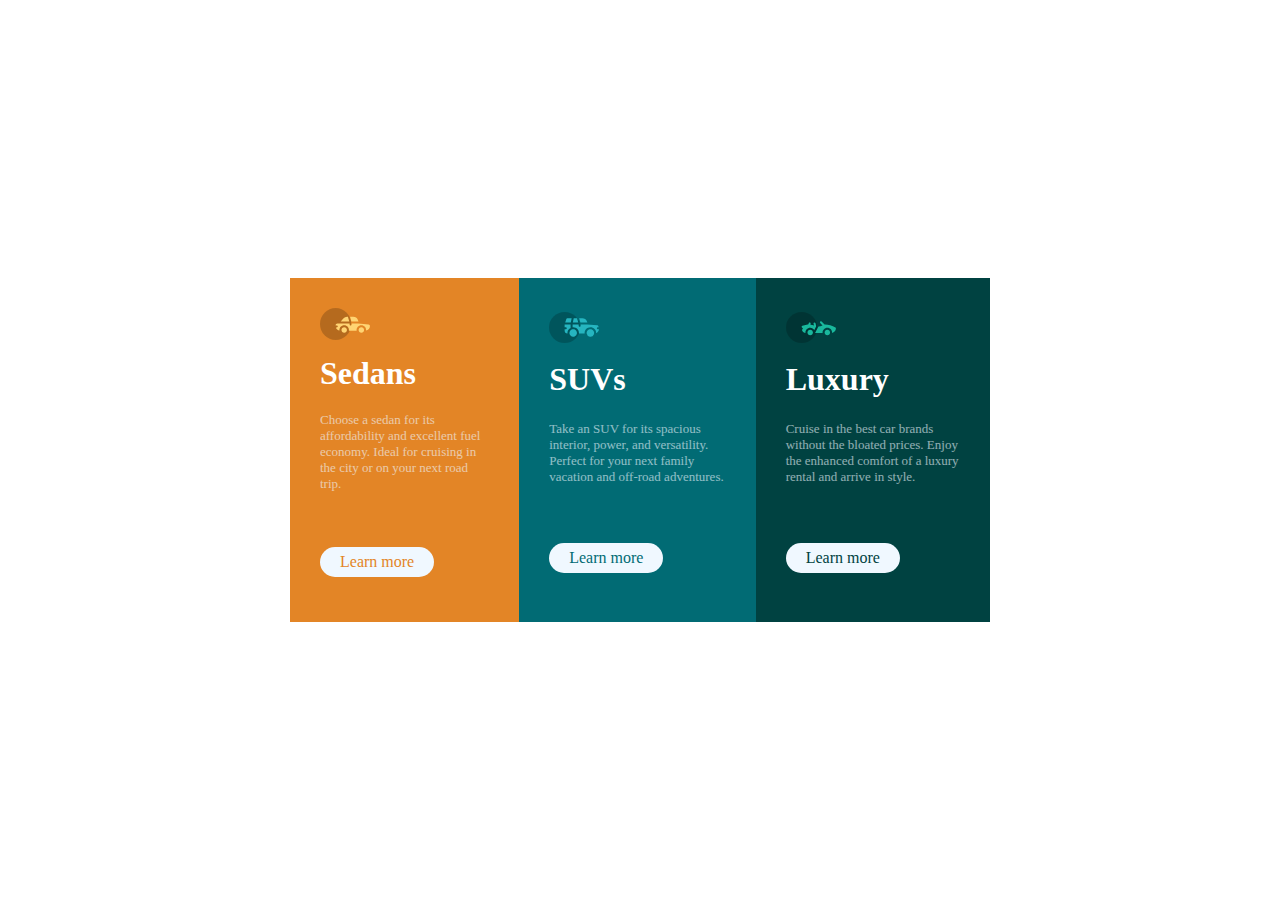
<file: TP/3-column-preview-card-component-main/index.html>
<!DOCTYPE html>
<html lang="en">
<head>
  <meta charset="UTF-8">
  <meta name="viewport" content="width=device-width, initial-scale=1.0">
  <link rel="icon" type="image/png" sizes="32x32" href="./images/favicon-32x32.png">
  <title>Frontend Mentor | 3-column preview card component</title>
  <link rel="stylesheet" href="index.css">
</head>
<body>
  <div id="container">
    <div id="first" class="card">
      <img src="images/icon-sedans.svg" alt="">
      <h1>Sedans</h1>
      <p class="desc">Choose a sedan for its affordability and excellent fuel economy. Ideal for cruising in the city 
      or on your next road trip.</p>
      <a href="">Learn more</a>
    </div>

    <div id="second" class="card">
      <img src="images/icon-suvs.svg" alt="">
      <h1>SUVs</h1>
      <p class="desc">Take an SUV for its spacious interior, power, and versatility. Perfect for your next family vacation 
      and off-road adventures.</p>
      <a href="">Learn more</a>
    </div>

    <div id="third" class="card">
      <img src="images/icon-luxury.svg" alt="">
      <h1>Luxury</h1>
      <p class="desc">Cruise in the best car brands without the bloated prices. Enjoy the enhanced comfort of a luxury 
      rental and arrive in style.</p>
      <a href="">Learn more</a>
    </div>
  </div>
  
</body>
</html>
</file>
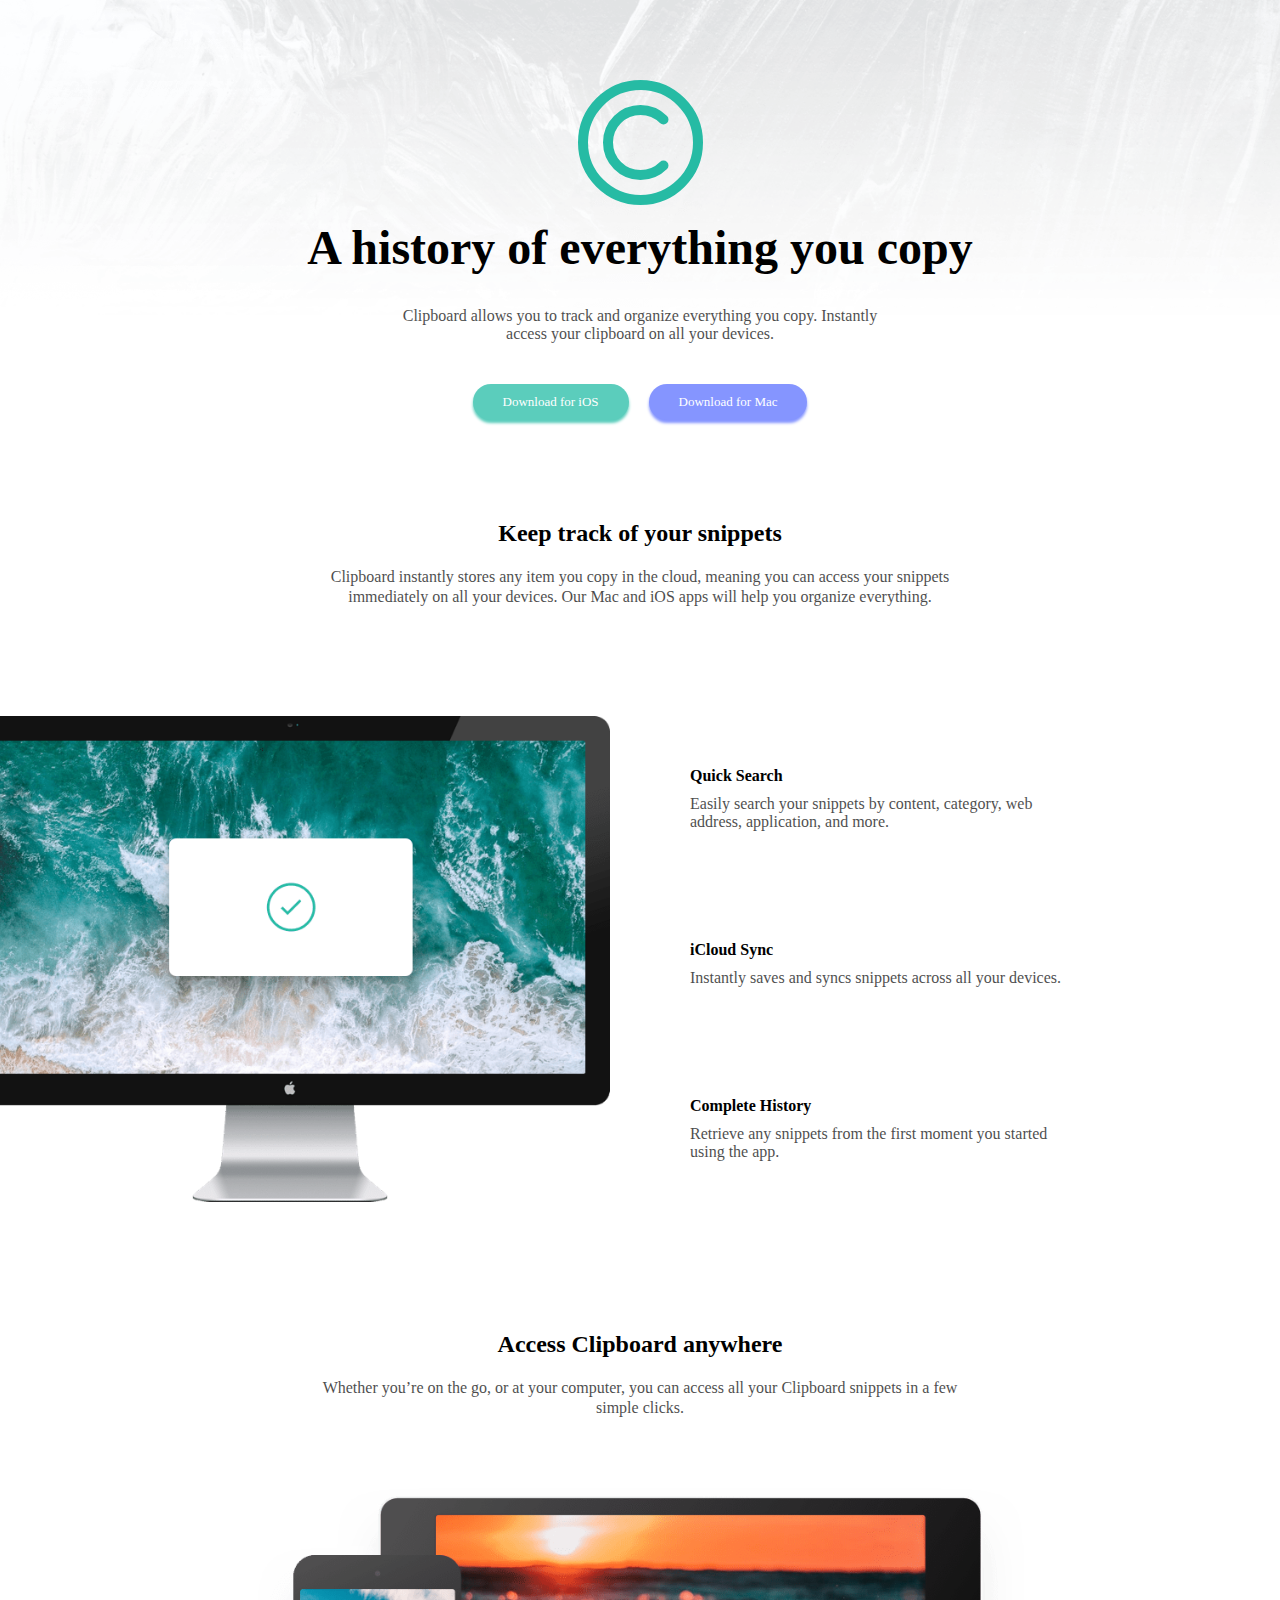
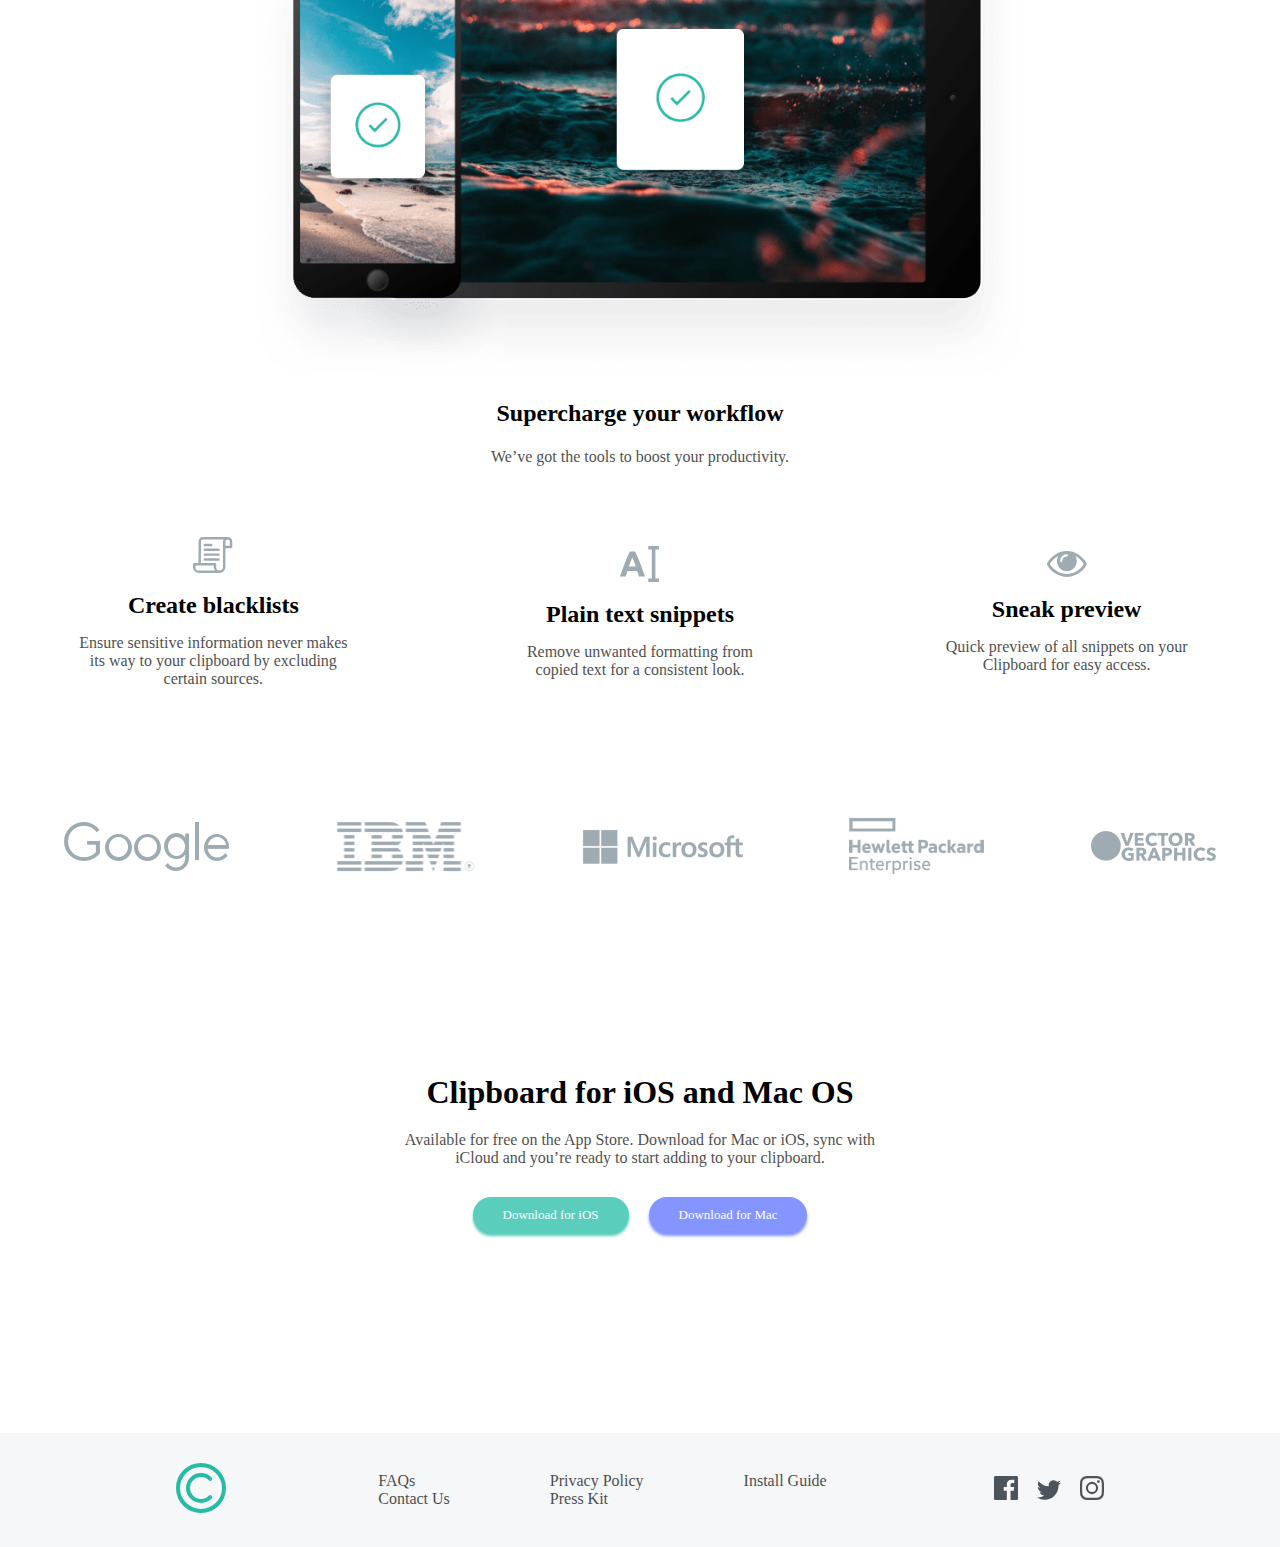
<file: TP/clipboard-landing-page-master/index.html>
<!DOCTYPE html>
<html lang="en">
<head>
  <meta charset="UTF-8">
  <meta name="viewport" content="width=device-width, initial-scale=1.0">
  <link rel="icon" type="image/png" sizes="32x32" href="./images/favicon-32x32.png">
  <title>Frontend Mentor | Clipboard landing page</title>
  <link rel="stylesheet" href="index.css">
</head>
<body>
  <header>
    <div id="img"><img src="images/logo.svg" alt=""></div>
    <h1>A history of everything you copy</h1> 
    <p>Clipboard allows you to track and organize everything you 
    copy. Instantly access your clipboard on all your devices.</p>
    <div id="buttons"><a href="" id="ios">Download for iOS</a>
    <a href="" id="mac">Download for Mac</a></div>
  </header>
  
  <main>
    <div>
      <div class="desc">
        <h2>Keep track of your snippets</h2>
        <p>Clipboard instantly stores any item you copy in the cloud, 
        meaning you can access your snippets immediately on all your 
        devices. Our Mac and iOS apps will help you organize everything.</p>
      </div>
      
      <div id="container1">
        <div id="img"><img src="images/image-computer.png" alt=""></div>
        <div id="desc">
          <div id="QuickSearch" >
            <div class="title">Quick Search</div>
            <p>Easily search your snippets by content, category, web address, application, and more.</p>
          </div>
          <div id="icloudSync">
            <div class="title">iCloud Sync</div>
            <p>Instantly saves and syncs snippets across all your devices.</p>
          </div>
          <div id="CompHistory">
            <div class="title">Complete History</div>
            <p>Retrieve any snippets from the first moment you started using the app.</p>
          </div>
        </div>
      </div>     
    </div>

    <div id="access">
      <div class="desc">
        <h2>Access Clipboard anywhere</h2>
        <p>  Whether you’re on the go, or at your computer, you can access all your Clipboard 
        snippets in a few simple clicks.</p>
      </div>

      <div id="img"><img src="images/image-devices.png" alt=""></div>
    </div>

    <div style="margin-bottom: 100px;">
      <div class="desc">
        <h2>Supercharge your workflow</h2>
        <p>We’ve got the tools to boost your productivity.</p>
      </div>
      <div id="container2">
        <div class="tools">
          <div id="img"><img src="images/icon-blacklist.svg" alt=""></div>
          <h2>Create blacklists</h2>
          <p>Ensure sensitive information never makes its way to your clipboard by excluding certain sources.</p>
        </div>
        <div class="tools">
          <div id="img"><img src="images/icon-text.svg" alt=""></div>
          <h2>Plain text snippets</h2>
          <p>Remove unwanted formatting from copied text for a consistent look.</p>
        </div>
        <div class="tools">
          <div id="img"><img src="images/icon-preview.svg" alt=""></div>
          <h2>Sneak preview</h2>
          <p>Quick preview of all snippets on your Clipboard for easy access.</p>
        </div>
      </div>
    </div>

    <div id="BigFirms">
      <img src="images/logo-google.png" alt="">
      <img src="images/logo-ibm.png" alt="">
      <img src="images/logo-microsoft.png" alt="">
      <img src="images/logo-hp.png" alt="">
      <img src="images/logo-vector-graphics.png" alt="">
    </div>

    <div id="MainEnd">
      <h2>Clipboard for iOS and Mac OS</h2>
      <p>Available for free on the App Store. Download for Mac or iOS, sync with iCloud 
        and you’re ready to start adding to your clipboard.</p>
      <div id="buttons"><a href="" id="ios">Download for iOS</a>
      <a href="" id="mac">Download for Mac</a></div>
    </div>
  </main>
  
  <footer>
    <div id="img"><img src="images/logo.svg" alt=""></div>
    <div id="grid-container">
      <div id="faq">FAQs</div>
      <div id="contacts">Contact Us</div>
      <div id="privacy">Privacy Policy</div>
      <div id="press kit">Press Kit</div>
      <div id="Installguide">Install Guide</div>
    </div>
    <div id="icons">
      <img src="images/icon-facebook.svg" alt="">
      <img src="images/icon-twitter.svg" alt="">
      <img src="images/icon-instagram.svg" alt="">
    </div>
  </footer>

  
  
</body>
</html>
</file>
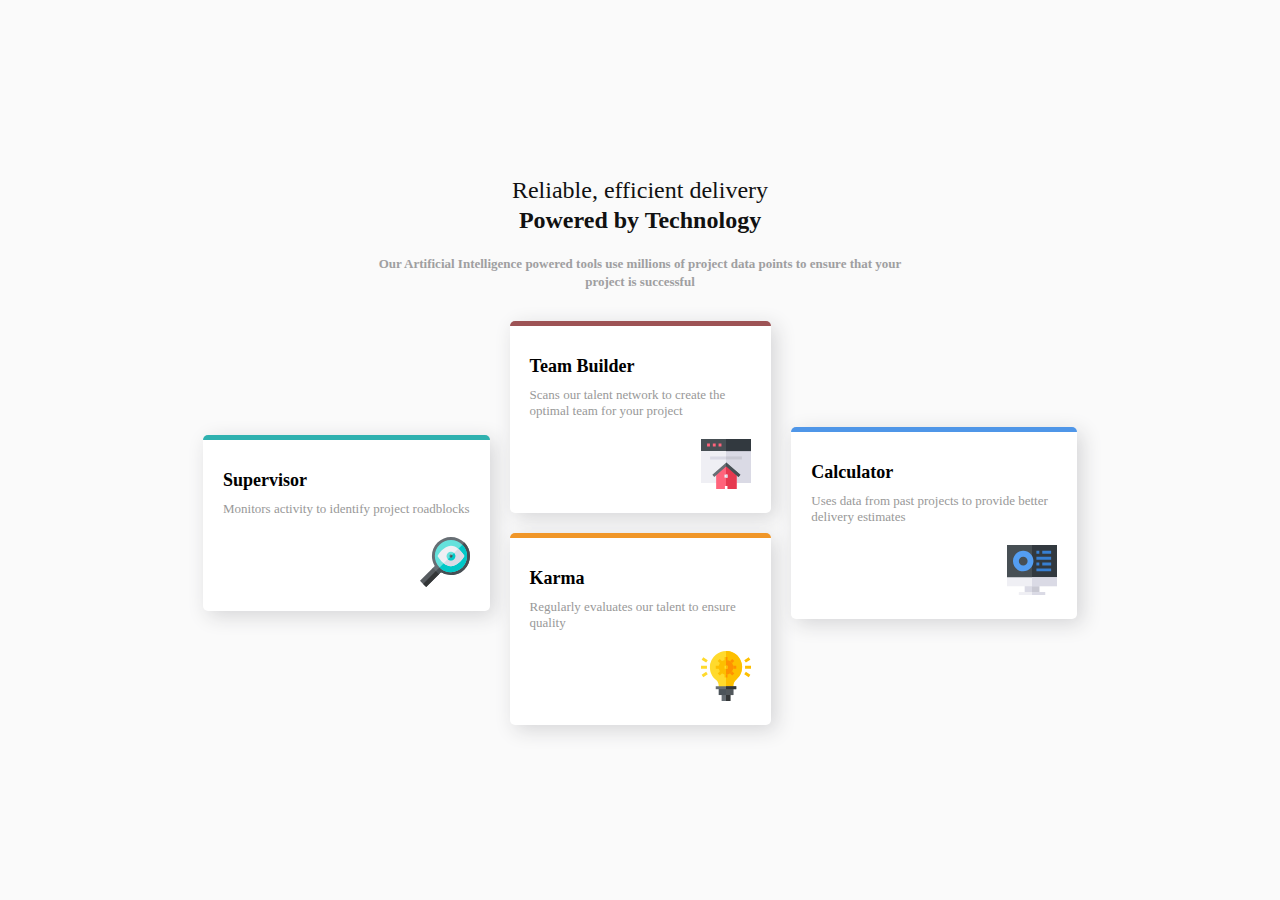
<file: TP/four-card-feature-section-master/index.html>
<!DOCTYPE html>
<html lang="en">
<head>
  <meta charset="UTF-8">
  <meta name="viewport" content="width=device-width, initial-scale=1.0"> <!-- displays site properly based on user's device -->
  <link rel="icon" type="image/png" sizes="32x32" href="./images/favicon-32x32.png">
  <link rel="stylesheet" href="index.css">
</head>
<body>
  <div id="container">
    <div id="desc">
      Reliable, efficient delivery
      <span>Powered by Technology</span>
      <p>
        Our Artificial Intelligence powered tools use millions of project data points 
        to ensure that your project is successful
      </p>
    </div>
  
    <div id="tools-container">
      <div id="Supervisor">
        <span class="title">Supervisor</span>
        <p class="description">Monitors activity to identify project roadblocks</p>
        <div class="img"><img src="images/icon-supervisor.svg" alt=""></div>
      </div>

      <div id="Team">
        <span class="title">Team Builder</span>
        <p class="description">Scans our talent network to create the optimal team for your project</p>
        <div class="img"><img src="images/icon-team-builder.svg" alt=""></div>
      </div>
      
      <div id="Karma">
        <span class="title">Karma</span>
        <p class="description">Regularly evaluates our talent to ensure quality</p>
        <div class="img"><img src="images/icon-karma.svg" alt="" srcset=""></div>
        
        
      </div>
      <div id="Calculator">
        <span class="title">Calculator</span>
        <p class="description">Uses data from past projects to provide better delivery estimates</p>        
        <div class="img"><img src="images/icon-calculator.svg" alt=""></div>
      </div>
    </div>
  </div>
  
  
</body>
</html>
</file>
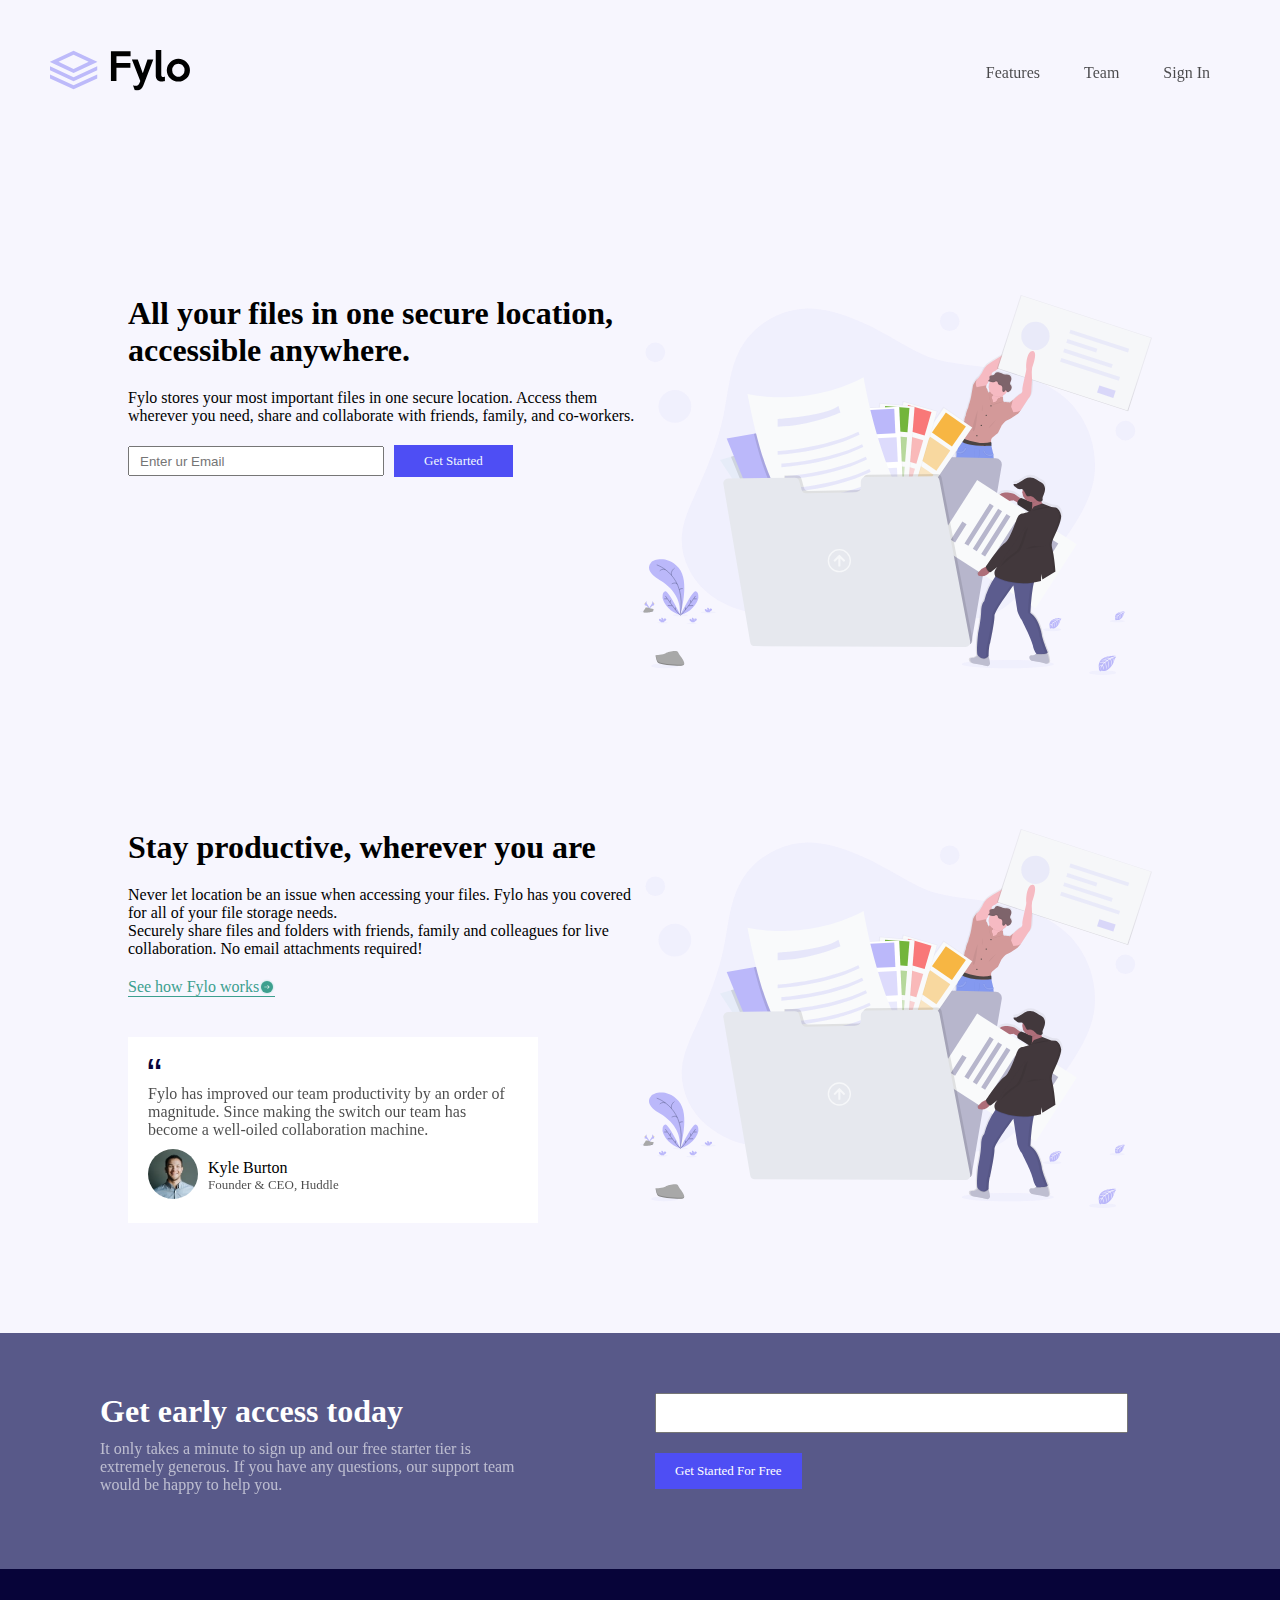
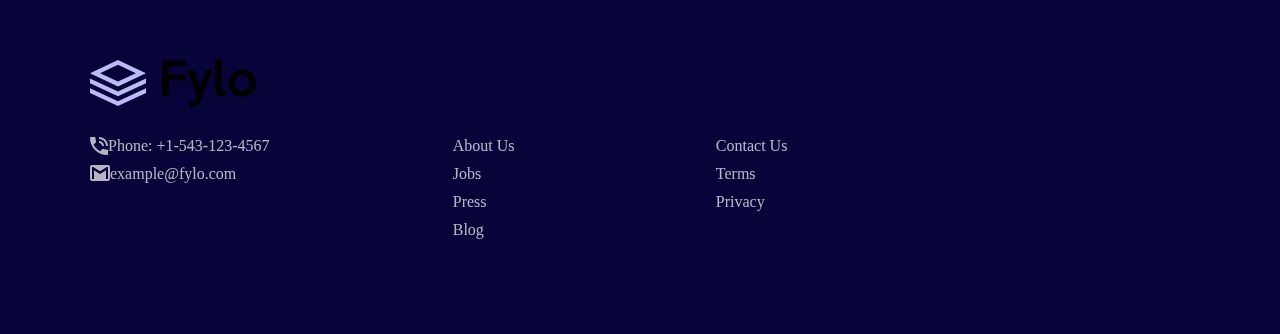
<file: TP/fylo-landing-page-with-two-column-layout-master/index.html>
<!DOCTYPE html>
<html lang="en">
<head>
  <meta charset="UTF-8">
  <meta name="viewport" content="width=device-width, initial-scale=1.0"> 
  <link rel="icon" type="image/png" sizes="32x32" href="./images/favicon-32x32.png">
  <link rel="stylesheet" href="index.css">
  <title>Frontend Mentor | Fylo landing page with two column layout</title>
</head>
<body>
  <header>
    <div id="logo"><img src="images/logo.svg" alt=""></div>
    <div id="Headerlinks">
      <a href="">Features</a>
      <a href="">Team</a>
      <a href="">Sign In</a>
    </div> 
  </header>

<main>
  <div class="sectionMain">
    <div id="description">
      <h1>All your files in one secure location, accessible anywhere.</h1>

      <p>Fylo stores your most important files in one secure location. 
      Access them wherever you need, share and collaborate with friends, 
      family, and co-workers.</p>
      <div id="email">
        <input type="text" placeholder="Enter ur Email">
        <a href="">Get Started</a>
      </div>
      
    </div>
    <div id="img"><img src="images/illustration-1.svg" alt=""></div>
  </div>

  <div class="sectionMain">
    <div id="presentation">
      <h1>Stay productive, wherever you are</h1>
      
      <p>Never let location be an issue when accessing your files. Fylo has you 
      covered for all of your file storage needs. <br>Securely share files and folders with friends, family and colleagues for 
      live collaboration. No email attachments required!</p>

      <a href="">See how Fylo works <img src="images/icon-arrow.svg" alt=""> </a>

      <div id="quote">
        <img src="images/icon-quotes.svg" alt="">
        <p>Fylo has improved our team productivity by an order of magnitude. Since 
        making the switch our team has become a well-oiled collaboration machine.</p>
          
        <div id="Kyle">
          <div id="img"><img src="images/avatar-testimonial.jpg" alt=""></div>
          <div>
            Kyle Burton
            <span>Founder & CEO, Huddle</span>
          </div>
        </div>
      </div>
    </div>
    <div id="img"><img src="images/illustration-1.svg" alt=""></div>
  </div>
  
  <div id="Access">
    <div id="desc">
      <h1>Get early access today</h1>
      <p>It only takes a minute to sign up and our free starter tier is extremely generous. 
      If you have any questions, our support team would be happy to help you.</p>
    </div>
    <div id="Getstarted">
      <input type="text">
      <a href="">Get Started For Free</a>
    </div>
  </div>
</main>

<footer>
  <div id="img"><img src="images/logo.svg"  alt=""></div>

  <div id="containerFooter">
    <div id="contacts">
      <div><img src="images/icon-phone.svg" alt=""> <p>Phone: +1-543-123-4567</p></div>
      <div><img src="images/icon-email.svg" alt=""><p>example@fylo.com</p> </div>
    </div> 
    <div class="links">
     <a href="">About Us</a>
     <a href="">Jobs</a>
     <a href="">Press</a>
     <a href="">Blog</a>
    </div>
    <div class="links">
      <a href="">Contact Us</a>
      <a href="">Terms</a>
      <a href="">Privacy</a>
    </div>
  </div>
</footer>
</body>
</html>
</file>
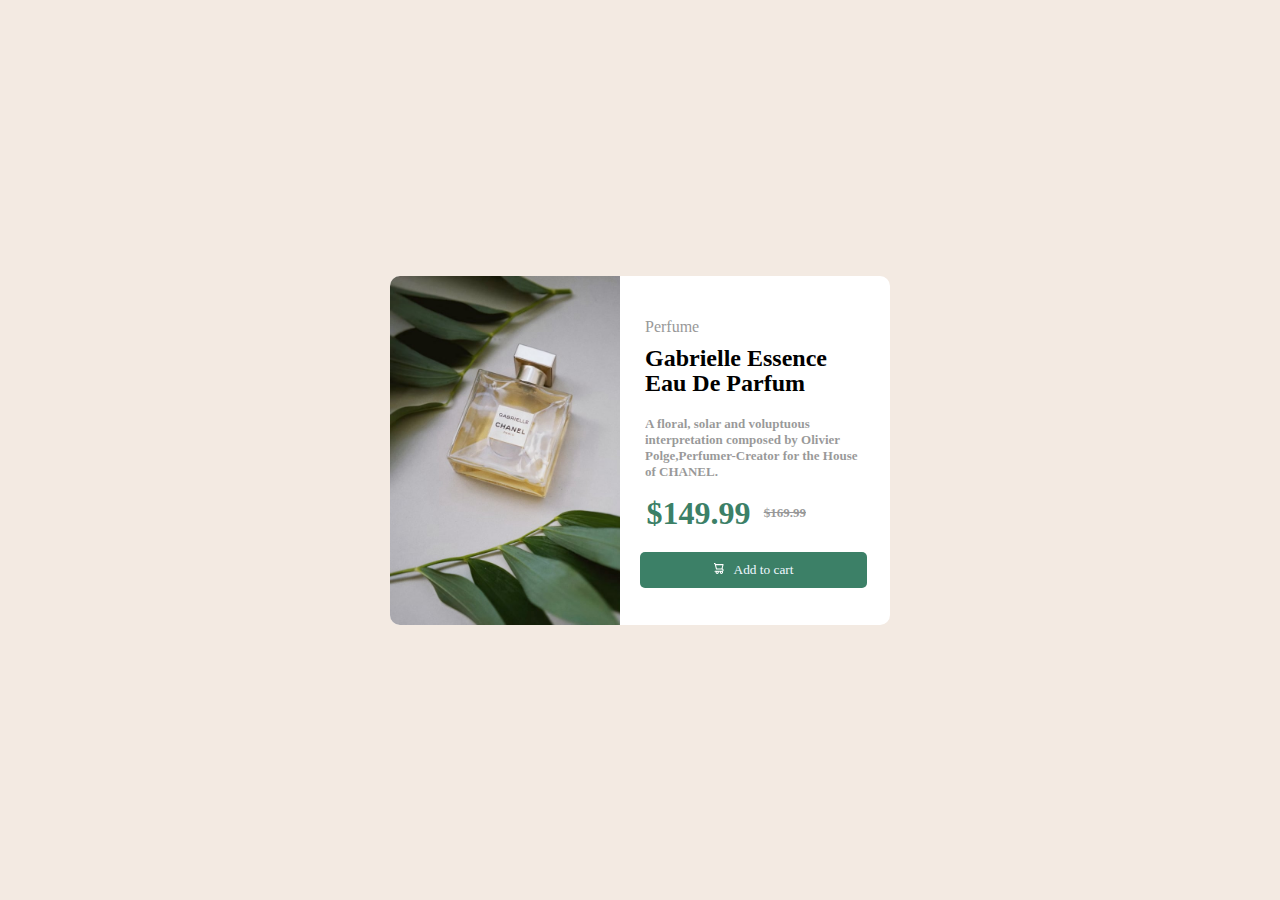
<file: TP/product-preview-card/index.html>
<!DOCTYPE html>
<html lang="en">
<head>
  <meta charset="UTF-8">
  <meta name="viewport" content="width=device-width, initial-scale=1.0">
  <link rel="icon" type="image/png" sizes="32x32" href="./images/favicon-32x32.png">
  <title>Frontend Mentor | Product preview card component</title>
  <link rel="stylesheet" href="index.css">
</head>
<body>
  <div id="container">
    <div id="img"><img src="images/image-product-desktop.jpg" alt=""></div>
    <div id="infoProduct">
      <span>Perfume</span>
      <div id="title">Gabrielle Essence Eau De Parfum</div>
      <p>A floral, solar and voluptuous interpretation composed by Olivier Polge,Perfumer-Creator for the House of CHANEL.</p>
      <div id="price">
        <h1>$149.99</h1>
        <del>$169.99</del>
      </div>
      <a href="."><img src="images/icon-cart.svg" alt="">Add to cart</a>
    </div>
  </div>
</body>
</html>
</file>
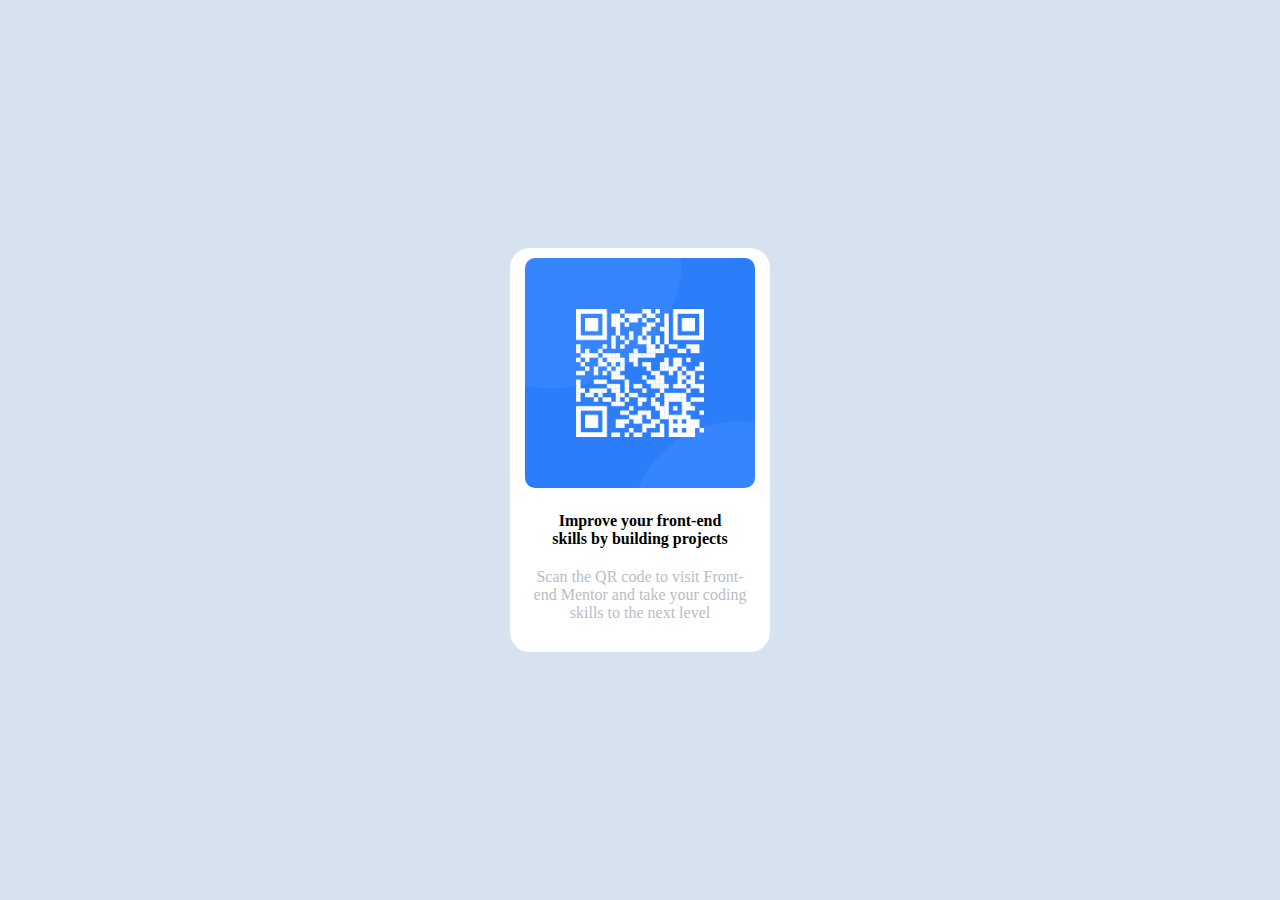
<file: TP/QR code/index.html>
<!DOCTYPE html>
<html lang="en">
<head>
  <meta charset="UTF-8">
  <meta name="viewport" content="width=device-width, initial-scale=1.0"> <!-- displays site properly based on user's device -->
  
  <link rel="icon" type="image/png" sizes="32x32" href="./images/favicon-32x32.png">
  <link rel="stylesheet" href="index.css">
  <title>Frontend Mentor | QR code component</title> 
</head>
<body>
  <div id="container">
    <div id="content">
    <img src="images/image-qr-code.png" alt="">
    <p id="title"><b>Improve your front-end skills by building projects</b></p>
    <p id="ord">Scan the QR code to visit Front-end Mentor and take your coding skills to the next level</p></div>
</div>
</body>
</html>
</file>
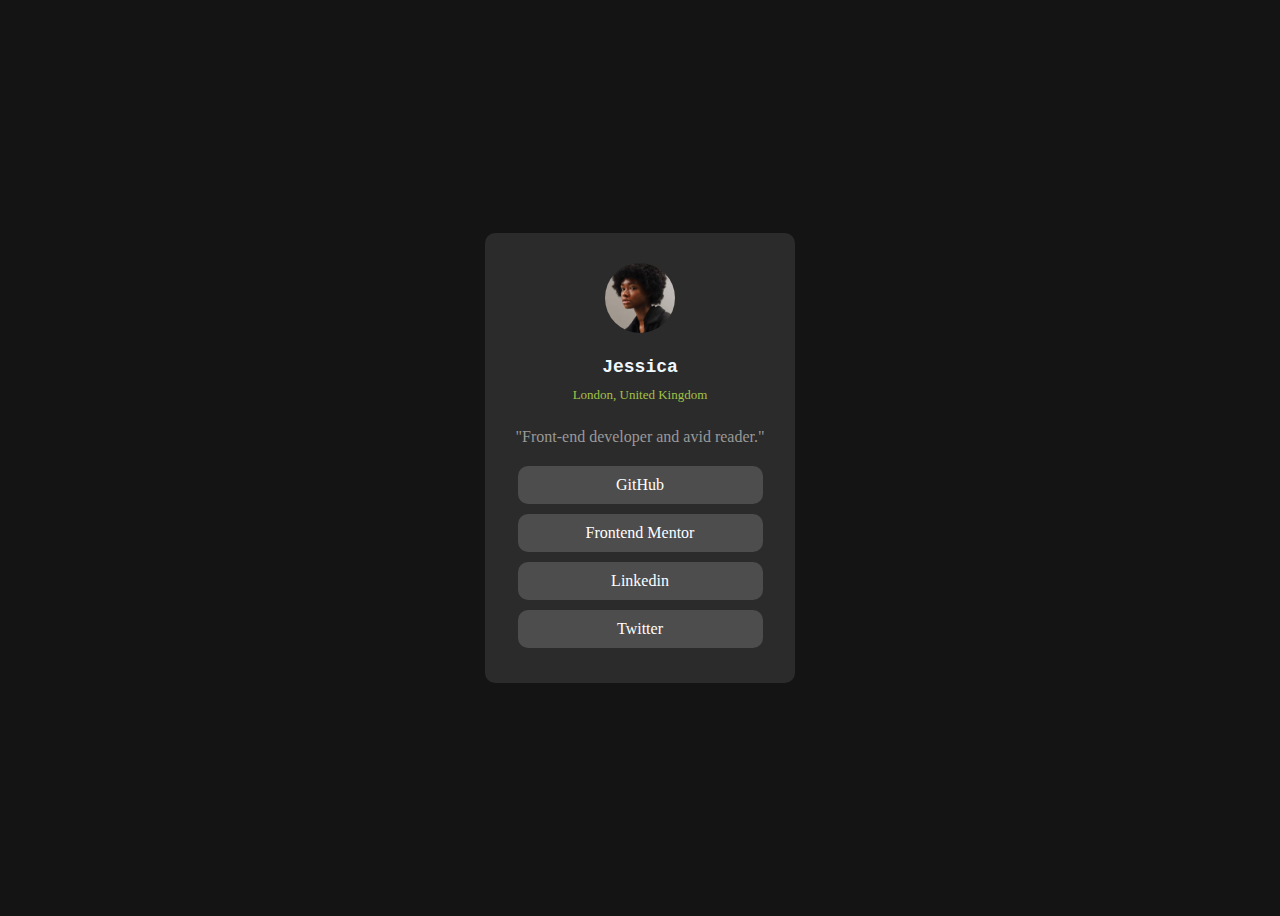
<file: TP/social link profile/index.html>
<!DOCTYPE html>
<html lang="en">
<head>
    <meta charset="UTF-8">
    <meta name="viewport" content="width=device-width, initial-scale=1.0">
    <title>Document</title>
    <link rel="stylesheet" href="index.css">
</head>
<body>
    <div class="container">
        <div id="img"><img src="../social link profile/assets/images/avatar-jessica.jpeg" alt=""></div>
        <div id="name">Jessica</div>
        <div id="adresse">London, United Kingdom</div>
        <div id="occupation">"Front-end developer and avid reader."</div>
        <div class="links">
            <a href="">GitHub</a>
            <a href="">Frontend Mentor</a>
            <a href="">Linkedin</a>
            <a href="">Twitter</a>
        </div>
    </div>
</body>
</html>
</file>
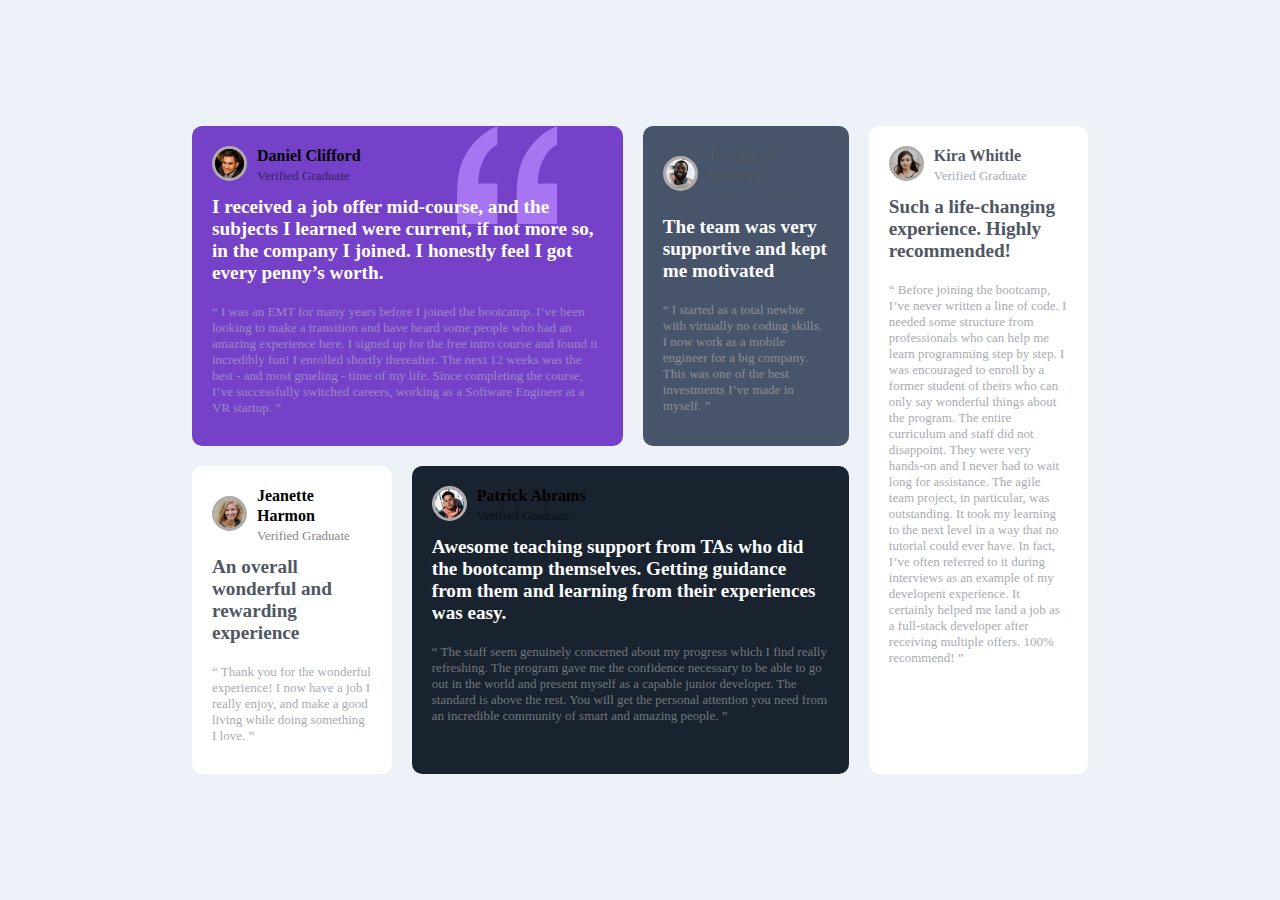
<file: TP/testimonials-grid-section-main/index.html>
<!DOCTYPE html>
<html lang="en">
<head>
  <meta charset="UTF-8">
  <meta name="viewport" content="width=device-width, initial-scale=1.0"> 
  <link rel="stylesheet" href="index.css">
  <link rel="icon" type="image/png" sizes="32x32" href="./images/favicon-32x32.png">
  <title>Frontend Mentor | [Challenge Name Here]</title>
</head>
<body>
  <div id="container">
    <div id="daniel" class="grid-item">
      <div class="desc">
        <div id="img"><img src="images/image-daniel.jpg" alt=""></div>
        <div><p class="name">Daniel Clifford</p>
        <div class="status">Verified Graduate</div> </div>
      </div>
      <div class="comment">
         I received a job offer mid-course, and the subjects I learned were current, if not more so, 
         in the company I joined. I honestly feel I got every penny’s worth.
      </div>
      <div class="story">
  “ I was an EMT for many years before I joined the bootcamp. I’ve been looking to make a 
  transition and have heard some people who had an amazing experience here. I signed up 
  for the free intro course and found it incredibly fun! I enrolled shortly thereafter. 
  The next 12 weeks was the best - and most grueling - time of my life. Since completing 
  the course, I’ve successfully switched careers, working as a Software Engineer at a VR startup. ”
      </div>
  </div>

  <div id="Jonathan" class="grid-item">
    <div class="desc">
      <div id="img"><img src="images/image-jonathan.jpg" alt=""></div>
      <div><p class="name">Jonathan Walters</p>
      <p class="status">Verified Graduate</p> </div>
    </div>
  
<div class="comment">
  The team was very supportive and kept me motivated
</div>
<div class="story">
  “ I started as a total newbie with virtually no coding skills. I now work as a mobile engineer 
  for a big company. This was one of the best investments I’ve made in myself. ”
</div>  
</div>
<div id="Jeanette" class="grid-item">
  <div class="desc">
    <div id="img"><img src="images/image-jeanette.jpg" alt=""></div>
    <div><p class="name">Jeanette Harmon</p>
    <p class="status">Verified Graduate</p> </div>
  </div>

<div class="comment">
An overall wonderful and rewarding experience
</div>
<div class="story">
“ Thank you for the wonderful experience! I now have a job I really enjoy, and make a good living 
while doing something I love. ”
</div>
</div>

<div id="Patrick" class="grid-item">
    <div class="desc">
      <div id="img"> <img src="images/image-patrick.jpg" alt=""></div>
      <div><p class="name">Patrick Abrams</p>
      <p class="status">Verified Graduate</p> </div>
    </div>
  
<div class="comment">
  Awesome teaching support from TAs who did the bootcamp themselves. Getting guidance from them and 
  learning from their experiences was easy.
</div>
<div class="story">
  “ The staff seem genuinely concerned about my progress which I find really refreshing. The program 
  gave me the confidence necessary to be able to go out in the world and present myself as a capable 
  junior developer. The standard is above the rest. You will get the personal attention you need from 
  an incredible community of smart and amazing people. ”
  </div>
</div>
  
  
  <div id="Kira" class="grid-item">
    <div class="desc">
      <div id="img"><img src="images/image-kira.jpg" alt=""></div>
      <div><p class="name">Kira Whittle</p>
      <p class="status">Verified Graduate</p> </div>
    </div>
  
    <div class="comment">
  Such a life-changing experience. Highly recommended!
  </div>
  <div class="story">
  “ Before joining the bootcamp, I’ve never written a line of code. I needed some structure from 
  professionals who can help me learn programming step by step. I was encouraged to enroll by a former 
  student of theirs who can only say wonderful things about the program. The entire curriculum and staff 
  did not disappoint. They were very hands-on and I never had to wait long for assistance. The agile team 
  project, in particular, was outstanding. It took my learning to the next level in a way that no tutorial 
  could ever have. In fact, I’ve often referred to it during interviews as an example of my developent 
  experience. It certainly helped me land a job as a full-stack developer after receiving multiple offers. 
  100% recommend! ”
  </div>
  </div>
  
  </div>
</body>
</html>
</file>
<file: TP/3-column-preview-card-component-main/index.css>
*{
    margin: 0;
    padding: 0;
}
body{
    width: 100%;
    min-height: 100vh;
    display: flex;
    justify-content: center;
    align-items: center;
}

#container{
    width: 700px;
    height: auto;
    display: flex;
    flex-direction: row;
    
    padding: 10px;
}

.card{
    display: flex;
    flex-direction: column;justify-content: space-evenly;

    background-color: aqua;
    padding: 30px;
    
}

.card img{
        width: 50px;
}

.card h1{
    color: white;
    margin: 15px 0px;
}

.card p{
    font-size: small;
    color: aliceblue;
    opacity: 0.6;
    margin: 5px 0px;
    margin-bottom: 40px;
    width: 100%;
}

.card a{
    text-decoration: none;
    background-color: aliceblue;
    width: fit-content;
    padding: 6px 20px;
    border-radius: 20px;
    margin: 15px 0px;
    
}

#first{
    background-color: hsl(30, 77%, 52%);
}
#first a{  
    color: hsl(30, 77%, 52%);
}

#second{
    background-color:hsl(185, 98%, 23%) ;
}
#second a{
    color: hsl(185, 98%, 23%); 
}

#third{
    background-color:hsl(179, 100%, 13%) ;
}
#third a{
    color: hsl(179, 100%, 13%);
}














@media only screen and (max-width:500px) {
    body{
        margin: 0;
        padding: 0;
    }
    
    #container{
        margin: 0;
        width: 100%;
        height: auto;
        display: flex;
        flex-direction: column;
        justify-content: center;
        align-items: center;
        padding: 0;
    }
    
    .card{
        display: block;
        padding: 40px ;
        margin: 0;
        
    }
    
    .card img{
            width: 50px;
    }
    
    .card h1{
        color: white;
        margin: 15px 0px;
    }
    
    .card p{
        font-size: small;
        color: aliceblue;
        opacity: 0.6;
        margin: 5px 0px;
        margin-bottom: 40px;
        width: 100%;
    }
    
    .card a{
        text-decoration: none;
        background-color: aliceblue;
        width: fit-content;
        padding: 6px 20px;
        border-radius: 20px;
        margin: 15px 0px;
        
    }
    
    #first{
        background-color: hsl(30, 77%, 52%);
    }
    #first a{  
        color: hsl(30, 77%, 52%);
    }
    
    #second{
        background-color:hsl(185, 98%, 23%) ;
    }
    #second a{
        color: hsl(185, 98%, 23%); 
    }
    
    #third{
        background-color:hsl(179, 100%, 13%) ;
    }
    #third a{
        color: hsl(179, 100%, 13%);
    }
    
    
}
</file>
<file: TP/clipboard-landing-page-master/index.css>
*{
    box-sizing: border-box;
    margin:0;
    padding: 0;
}

header{
    width: 100vw;
    height: 500px;
    display: flex;
    flex-direction: column;
    justify-content: space-between;
    align-items: center;
    background: url(images/bg-header-desktop.png) no-repeat;
    background-size: contain;
    padding: 80px 0px;
}
header h1{
    margin-bottom: 20px;
    font-size: xxx-large;
}
header p{
    margin-bottom: 30px ;
    opacity: 0.7;
    width: 40%;
    text-align: center;
}
header #buttons{
    display: flex;
    width: fit-content;
}
header #buttons a{
    padding: 10px 30px;
    color: white;
    text-decoration: none;
    border-radius: 50px;
    font-size: small;
}
header #buttons #ios{
    background-color: hsl(171, 53%, 58%);
    box-shadow: 0px 3px 3px hsl(171, 53%, 58%);
    margin-right: 20px;
}
header #buttons #mac{
    background-color: hsl(232, 100%, 76%);
    box-shadow: 0px 3px 3px hsl(232, 100%, 76%);
}

main{
    width: 100%;
    display: flex;
    flex-direction: column;
}
main .desc{
    width: 100vw;
    text-align: center;
    display: flex;
    flex-direction: column;
    align-items: center;
    margin-bottom: 70px;
}
main .desc h2{
    margin: 20px 0px;
}
main .desc p{
    width: 50%;
    opacity: 0.7;
    line-height: 20px;
}
main #container1{
    width: 100%;
    display: flex;
    flex-direction: row;
    justify-content: space-between;margin: 100px 0px;
}
main #container1 #img{
    width: 50%;
    display: flex;
    align-items: center;
    
}
main  #container1 #img img{
    width: 100%;
    margin-left: -30px;
}
main #container1 #desc{
    width: 50%;
    display: flex;
    flex-direction: column;
}
main #container1 #desc p{
    width: fit-content;
    width: 70%;
    opacity: 0.7;
}
main #container1 #desc .title{
    font-weight: bold;
    margin: 10px 0px;
}
#CompHistory,#icloudSync,#QuickSearch{
    padding: 50px;
}
main #access{
    width: 100vw;
}
main #access #img{
    width: 60%;
    margin: auto;
}
main #access #img img{
    width: 100%;
}
main #container2{
    width: 100%;
    margin: auto;
    display: flex;
    margin-bottom: 30px;
}
main #container2 .tools{
    margin: auto;
     width: 30%;
    text-align: center;
}
main #container2 .tools img{
    width: 40px;
}
main #container2 .tools h2{
    margin: 15px 0px;
}
main #container2 .tools p{
    opacity: 0.7;
    width: 70%;
    margin: auto;
}
main #BigFirms{
    width: 90%;
    margin: auto;
    display: flex;
    justify-content: space-between;
    align-items: center;
}
main #BigFirms img{
    width: 110px;
    width: fit-content;
}
main #MainEnd{
    display: flex;
    flex-direction: column;
    justify-content: center;
    align-items: center;
    margin: 200px 0px;
}
main #MainEnd h2{
    margin-bottom: 20px;
    font-size: xx-large;
}
main #MainEnd p{
    margin-bottom: 30px ;
    opacity: 0.7;
    width: 40%;
    text-align: center;
}
main #MainEnd #buttons{
    display: flex;
    width: fit-content;
}
main #MainEnd #buttons a{
    padding: 10px 30px;
    color: white;
    text-decoration: none;
    border-radius: 50px;
    font-size: small;
}
main #MainEnd #buttons #ios{
    background-color: hsl(171, 53%, 58%);
    box-shadow: 0px 3px 3px hsl(171, 53%, 58%);
    margin-right: 20px;
}
main #MainEnd #buttons #mac{
    background-color: hsl(232, 100%, 76%);
    box-shadow: 0px 3px 3px hsl(232, 100%, 76%);
}

footer{
    display: flex;
    align-items: center ;
    padding: 30px 100px;
    background-color:hsl(220, 18%, 97%) ;
    justify-content: space-around;
    width: 100%;
    
}
footer #img{
    width: 50px;
}
footer #img img{
    width: 100%;
}
footer #grid-container{
    display: grid;
    grid-template-columns: repeat(3,auto);
    column-gap: 100px;
    opacity: 0.7;
 }

#contacts{
    grid-column-start: 1;
}
#privacy{
    grid-row-start: 1;
    grid-column-start: 2;
}
#Installguide{
    grid-row-start: 1;
    grid-column-start:3 ;
}

#icons img{
    margin-left: 15px;
}
















@media screen and (max-width:900px) {
    *{
        box-sizing: border-box;
        margin:0;
        padding: 0;
    }
    
    header{
        width: 100vw;
        display: flex;
        flex-direction: column;
        align-items: center;
        background: url(images/bg-header-desktop.png) no-repeat;
        background-size: contain;
        padding: 80px 0px;
    }
    header h1{
        margin: 20px 0px;
        font-size: x-large;
    }
    header p{
        margin-bottom: 30px ;
        opacity: 0.7;
        width: 80%;
        text-align: center;
    }
    header #buttons{
        display: flex;
        flex-direction: column;
        width: 80%;
    }
    header #buttons a{
        text-align: center;
        width: 100%;
        padding: 10px 30px;
        color: white;
        text-decoration: none;
        border-radius: 50px;
        font-size: medium;
    }
    header #buttons #ios{
        background-color: hsl(171, 53%, 58%);
        box-shadow: 0px 3px 3px hsl(171, 53%, 58%);
        margin-bottom: 20px;
    }
    header #buttons #mac{
        background-color: hsl(232, 100%, 76%);
        box-shadow: 0px 3px 3px hsl(232, 100%, 76%);
    }
    
    main{
        width: 100%;
        display: flex;
        flex-direction: column;
    }
    main .desc{
        width: 100vw;
        text-align: center;
        display: flex;
        flex-direction: column;
        align-items: center;
        margin-bottom: 70px;
    }
    main .desc h2{
        margin: 20px 0px;
    }
    main .desc p{
        width: 80%;
        opacity: 0.7;
        line-height: 20px;
    }
    main #container1{
        width: 100%;
        display: flex;
        flex-direction: column;
        justify-content: space-between;
        margin: 50px 0px;
        text-align: center;
    }
    main #container1 #img{    
        margin: auto;
        width: 80%;
        display: flex;
        align-items: center;
        
    }
    main  #container1 #img img{
        width: 100%;
        margin-left: 0px;
    }
    main #container1 #desc{
        width: 100%;
        display: flex;
        flex-direction: column;
    }
    main #container1 #desc p{
        width: fit-content;
        width: 100%;
        opacity: 0.7;
    }
    main #container1 #desc .title{
        font-weight: bold;
        margin: 10px 0px;
    }
    #CompHistory,#icloudSync,#QuickSearch{
        padding: 30px;
    }
    main #access{
        width: 100vw;
    }
    main #access #img{
        width: 80%;
        margin: auto;
    }
    main #access #img img{
        width: 100%;
    }
    main #container2{
        width: 100%;
        margin: auto;
        display: flex;
        flex-direction: column;
        margin-bottom: 30px;
    }
    main #container2 .tools{
        margin: auto;
         width: 100%;
        text-align: center;
        margin-bottom: 50px;
    }
    main #container2 .tools img{
        width: 40px;
    }
    main #container2 .tools h2{
        margin: 15px 0px;
    }
    main #container2 .tools p{
        opacity: 0.7;
        width: 80%;
        margin: auto;
    }
    main #BigFirms{
        width: 90%;
        margin: auto;
        display: flex;
        flex-direction: column;
        
    }
    main #BigFirms img{
        width: 110px;
        width: fit-content;
        margin-bottom: 40px;
    }
    main #MainEnd{
        display: flex;
        flex-direction: column;
        justify-content: center;
        align-items: center;
        margin: 100px 0px;
    }
    main #MainEnd h2{
        width: 90%;
        margin-bottom: 20px;
        font-size: xx-large;
        text-align: center;
    }
    main #MainEnd p{
        margin-bottom: 30px ;
        opacity: 0.7;
        width: 95%;
        text-align: center;
    }
    main #MainEnd #buttons{
        display: flex;
        flex-direction: column;
        width:90%;
    }
    main #MainEnd #buttons a{
        padding: 10px 30px;
        color: white;
        text-decoration: none;
        border-radius: 50px;
        font-size: medium;
        text-align: center;
    }
    main #MainEnd #buttons #ios{
        background-color: hsl(171, 53%, 58%);
        box-shadow: 0px 3px 3px hsl(171, 53%, 58%);
        margin: 10px 0px;
        width: 100%;
    }
    main #MainEnd #buttons #mac{
        background-color: hsl(232, 100%, 76%);
        box-shadow: 0px 3px 3px hsl(232, 100%, 76%);
    }
    
    footer{
        display: flex;
        flex-direction: column;
        align-items: center ;
        padding: 30px 100px;
        background-color:hsl(220, 18%, 97%) ;
        justify-content: space-between;
        width: 100%;
        
    }
    footer #img{
        width: 50px;
        margin-bottom: 40px;
    }
    footer #img img{
        width: 100%;
    }
    footer #grid-container{
        margin-bottom: 40px;
        text-align: center;
        display: flex;
        flex-direction: column;
        column-gap: 100px;
        opacity: 0.7;
     }
     footer #grid-container div{
        font-size: large;
        margin-bottom: 20px;
     }
   
    #icons img{
        margin-left: 15px;
    }
       
}
</file>
<file: TP/four-card-feature-section-master/index.css>
*{
    box-sizing: border-box;
    margin: 0;
    padding: 0;
}

body{
    width: 100%;
    min-height: 100vh;
    display: flex;
    justify-content: center;
    align-items: center;
    background-color: hsl(0, 0%, 98%);
}

#container{
    width: auto;
    height: auto;
    display: flex;
    justify-content: center;
    align-items: center;    
    flex-direction: column;
}
#tools-container{
    width: 80%;
    margin-top: 30px;
    display: grid;
    grid-template-columns: repeat(3,auto);
    grid-template-rows: repeat(4,auto);
    align-items: center;
    gap: 20px;
    
}

#Supervisor{
    grid-row:  1/8;
    grid-column-start: 1;

}
#Calculator{
    grid-row: 1/8;
    grid-column-start: 3;
    
}
#Karma{
    grid-row: 5/8;
}

#Team{
    grid-row: 1/5;
}

#desc{
    font-size: x-large;color: rgb(17, 17, 17);
    line-height: 30px;
    text-align: center;width: 50%;
}

#desc span{
    display: block;
    font-weight: bold;
}

#desc p{
    font-size: small;
    color:hsl(240, 1%, 54%) ;
    font-weight: bolder;
    opacity: 0.8;
    margin-top: 20px;
    line-height: 18px;
}

#tools-container>div{
    box-shadow: 5px 5px 20px hsl(240, 2%, 84%);
    background-color: hsl(0, 0%, 100%);
    padding: 20px;
    display: flex;
    justify-content: space-around;
    flex-direction: column;
    border-radius: 5px;
}
#Team{
        border-top: 5px solid hsl(358, 31%, 47%);
}
#Karma{
    border-top: 5px solid hsl(33, 87%, 55%);
}
#Calculator{
    border-top: 5px solid hsl(212, 77%, 61%);
}
#Supervisor{
    border-top: 5px solid hsl(179, 58%, 44%);
}
.title{
    font-weight: bold;
    font-size: large;
    margin: 10px 0px; 
}
.description{
    font-size: small;
    color: gray;
    opacity: 0.8;
}
.img{
    margin: 20px 0px;
    width: 100%;
    height: fit-content;
    text-align: end;
    margin-bottom: 0px;
}
.img img{
    width: 50px;
}











@media screen and (max-width:500px) {
    *{
        box-sizing: border-box;
        margin: 0;
        padding: 0;
    }
    
    body{
        width: 100%;
        height: 100%;
        display: flex;
        justify-content: center;
        align-items: center;
        background-color: hsl(0, 0%, 98%);
    }
    
    #container{
        width: auto;
        height: auto;
        display: flex;
        justify-content: center;
        align-items: center;    
        flex-direction: column;
        margin: 35px 0px;

    }
    #tools-container{
        width: 80%;
        display: flex;
        flex-direction: column;
    }
   
    #desc{
        width: auto;  
        font-size: x-large;
        margin-bottom: 30px;
    }
    #desc span{
        display: block;
        font-weight: bold;
        margin-bottom: 15px;
    }
    
    #desc p{
        width: 60%;
        font-size: small;
        color:hsl(240, 1%, 54%) ;
        font-weight: bolder;
        opacity: 0.8;
        line-height: 18px;       
        margin: auto;
    }
    
    #tools-container>div{
        box-shadow: 5px 5px 20px hsl(240, 2%, 84%);
        background-color: hsl(0, 0%, 100%);
        padding: 20px;
        display: flex;
        width: 100%;
        justify-content: space-around;
        flex-direction: column;
        border-radius: 5px;
    }
    #Team{
            border-top: 5px solid hsl(358, 31%, 47%);
    }
    #Karma{
        border-top: 5px solid hsl(33, 87%, 55%);
    }
    #Calculator{
        border-top: 5px solid hsl(212, 77%, 61%);
    }
    #Supervisor{
        border-top: 5px solid hsl(179, 58%, 44%);
    }
    .title{
        font-weight: bold;
        font-size: large;
        margin: 10px 0px; 
    }
    .description{
        font-size: small;
        color: gray;
        opacity: 0.8;
    }
    .img{
        margin: 20px 0px;
        width: 100%;
        height: fit-content;
        text-align: end;
    }
    .img img{
        width: 50px;
    }
    
    
    
       
    
}
</file>
<file: TP/fylo-landing-page-with-two-column-layout-master/index.css>
*{
    margin: 0;
    padding: 0;
    box-sizing: border-box;
}

body{
    width: 100vw;
    min-height: 100vh;
    background-color: hsl(250, 75%, 98%);
}

header{
    width: 100%;
    display: flex;
    justify-content: space-between;
    align-items: center;
    padding: 50px;
}
header #logo{
    width: 140px;
}
header #logo img{
    width: 100%;
}
header #Headerlinks a{
    text-decoration: none;
    color: black;
    opacity: 0.7;
    margin: 0px 20px;
}

main{
    width: 100vw;
}
main .sectionMain{
    width: 80%;
    margin: auto;
    display: flex;
    margin-top: 150px ;
}
main .sectionMain #description{
    width: 50%;
}
main .sectionMain #description p{
    margin: 20px 0px;
}
main .sectionMain #description input{
    height: 30px;
    padding: 10px;
    width: 50%;
}
main .sectionMain #description #email{
    display: flex;
    align-items: center;

}
main .sectionMain #description a{
    text-decoration: none;
    color: aliceblue;
    font-size: small;
    margin-left: 10px;
    background-color: hsl(240, 88%, 63%);
    padding:8px 30px ;
}
main .sectionMain #img{
    width: 50%;
}
main .sectionMain #img img{
    width: 100%;
}

main .sectionMain #presentation{
    width: 50%;
}

main .sectionMain #presentation>p{
    margin: 20px 0px;
}

main .sectionMain #presentation a{
    width: fit-content;
    display: flex;
    align-items: center;
    color: hsl(170, 45%, 43%);
    text-decoration: none;
    border-bottom:1px solid ;
}
main .sectionMain #presentation #quote{
    width: 80%;
    margin: 40px 0px;
    padding: 20px;
    background-color: white;
}
main .sectionMain #presentation #quote p{
    opacity: 0.7;
    margin: 10px 0px;
}
main .sectionMain #presentation #quote #Kyle{
    width: fit-content;
    display: flex;
    justify-content:center;
    align-items: center;
}
main .sectionMain #presentation #quote #Kyle #img{
    width: 50px;
    margin-right: 10px;
}
main .sectionMain #presentation #quote #Kyle #img img{
    width: 100%;
    border-radius: 50%;
}
main .sectionMain #presentation #quote #Kyle span{
    display: block;
    opacity: 0.7;
    font-size: small;
}
main #Access{
    width: 100%;
    display: flex;
    padding:50px 90px;
    background-color:hsl(238, 22%, 44%) ;
    color: white;
    margin: auto;
    margin-top: 70px;
}
main #Access #desc{
    width: 50%;
    margin: 10px;
}
main #Access #desc p{
    opacity: 0.6;
    margin-top: 10px;
    width: 80%;
}
main #Getstarted{
    width: 50%;
    display: flex;
    flex-direction: column;
    margin: 10px;
    margin-left: 20px;
}
main #Getstarted input{
    height: 40px;
    width: 90%;
}
main #Getstarted a{
    width: fit-content;
    color: white;
    text-decoration: none;
    font-size: small;
    background-color:hsl(240, 88%, 63%) ;
    margin:20px 0px ;
    padding:  10px 20px;
}

footer{
    width: 100vw;
    background-color:hsl(243, 87%, 12%) ;
    color: white;
    padding: 90px ;
}
footer #img{
    width: fit-content;
}

footer #containerFooter{
    display: grid;
    margin-top: 20px;
    grid-template-columns: repeat(4,auto);
    opacity: 0.7;
}
footer #containerFooter #contacts{
    width: 100%;
    display: flex;
    flex-direction: column;
}
footer #containerFooter #contacts div{
    margin: 5px 0px;
}
footer #containerFooter #contacts img{
    width: fit-content;
    float: left;
}
footer .links{
    display: flex;
    flex-direction: column;
    line-height: 28px;
}
footer .links a{
    text-decoration: none;
    color: white;
}











@media screen and (max-width:700px) {
    *{
        margin: 0;
        padding: 0;
        box-sizing: border-box;
    }
    
    body{
        width: 100vw;
        min-height: 100vh;
        background-color: hsl(250, 75%, 98%);
    }
    
    header{
        width: 100%;
        display: flex;
        align-items: center;
        padding: 20px;
    }
    header #logo{
        width: 140px;
    }
    header #logo img{
        width: 100%;
    }
    header #Headerlinks a{
        text-decoration: none;
        color: black;
        opacity: 0.7;
        margin: 4px ;
    }
    
    main{
        width: 100vw;
    }
    main .sectionMain{
        width: 80%;
        margin: auto;
        display: grid;
        margin-top: 150px ;
        grid-template-rows: repeat(2,auto);
    }
    main .sectionMain #description{
        grid-row-start: 2;
        width: 100%;
        text-align: center;
    }
    main .sectionMain #description p{
        margin: 30px 0px;
    }
    main .sectionMain #description input{
        height: 40px;
        padding: 10px;
        width: 100%;
        font-size: medium;
    }
    main .sectionMain #description #email{
       display: flex;
       flex-direction: column;
    }
    main .sectionMain #description a{
        text-decoration: none;
        color: aliceblue;
        font-size: medium;
        margin:20px 0px;
        width: 100% ;
        background-color: hsl(240, 88%, 63%);
        text-align: center;
        height: 40px;
    }
    main .sectionMain #img{
        grid-row-start: 1;
        margin-top: -10px;
        width: 100%;
    }
    main .sectionMain #img img{
        width: 100%;
    }
    
    main .sectionMain #presentation{
        width: 100%;
    }
    main .sectionMain #presentation h1{
        text-align: center;
    }
    main .sectionMain #presentation>p{
        margin: 20px 0px;
        text-align: center;
    }
    
    main .sectionMain #presentation a{
        width: fit-content;
        display: flex;
        align-items: center;
        color: hsl(170, 45%, 43%);
        text-decoration: none;
        border-bottom:1px solid ;
        margin: auto;
    }
    main .sectionMain #presentation #quote{
        width: 100%;
        margin: 40px 0px;
        padding: 20px;
        background-color: white;
    }
    main .sectionMain #presentation #quote p{
        opacity: 0.7;
        text-align: start;
        margin: 20px 0px;
    }
    main .sectionMain #presentation #quote #Kyle{
        width: fit-content;
        display: flex;
        justify-content:center;
        align-items: center;
    
    }
    main .sectionMain #presentation #quote #Kyle #img{
        width: 50px;
        margin-right: 10px;
    }
    main .sectionMain #presentation #quote #Kyle #img img{
        width: 100%;
        border-radius: 50%;
    }
    main .sectionMain #presentation #quote #Kyle span{
        display: block;
        opacity: 0.7;
        font-size: x-small;
        
    }
    main #Access{
        width: 100%;
        display: flex;
        flex-direction: column;
        background-color:hsl(238, 22%, 44%) ;
        color: white;
        padding: 35px 0px;
        margin-top: 70px;
        text-align: center;
    }
    main #Access #desc{
        width: 80%;
        margin: auto;
    }

    main #Access #desc h1{
        width: 100%;
    }

    main #Access #desc p{
        opacity: 0.6;
        margin-top: 10px;
        width: 100%;
    }
    main #Getstarted{
        width: 100%;
        display: flex;
        flex-direction: column;
        margin: 0;
        margin-top: 20px;

    }
    main #Getstarted input{
        height: 40px;
        width: 70%;
        margin: auto;
    }
    main #Getstarted a{
        width: 70%;
        color: white;
        text-decoration: none;
        font-size: medium;
        background-color:hsl(240, 88%, 63%) ;
        margin: auto;
        margin-top: 15px;
        
        padding: 15px 40px;
    }
    
    footer{
        width: 100vw;
        background-color:hsl(243, 87%, 12%) ;
        color: white;
        padding: 60px 40px ;
    }
    footer #img img{
        width: 200px;
    }
    
    footer #containerFooter{
        display: flex;
        margin-top: 20px;
        flex-direction: column;
        opacity: 0.7;
        font-size: medium;
    }
    footer #containerFooter #contacts{
        width: 100%;
        display: flex;
        flex-direction: column;
        margin-bottom: 30px;
    }
    footer #containerFooter #contacts div{
        margin: 5px 0px;
    }
    footer #containerFooter #contacts img{
        width: fit-content;
        float: left;
        margin-right: 20px;
    }
    footer .links{
        display: flex;
        flex-direction: column;
        line-height: 28px;
        margin-bottom: 30px;
    }
    footer .links a{
        text-decoration: none;
        color: white;
    }
    
       
    
}
</file>
<file: TP/product-preview-card/index.css>
*{
    margin: 0;
}

body{
    width: 100%;
    height: 100vh;
    display: flex;
    justify-content: center;
    align-items: center; 
    background-color: hsl(26, 40%, 92%);  
}

#container{
    width: 500px;
    height: auto;
    display: flex;
    justify-content: center;
    flex-direction: row;
    border-radius: 10px;
    overflow: hidden;
    background-color:hsl(0, 0%, 100%) ;
}

#img{
    width: 50%;
    height: auto;
    
}
#img img{
    width: 100%;
    height: 100%;
}

#infoProduct{
    width: 50%;
    background-color: hsl(0, 0%, 100%);
    height: 100%;
    display: flex;
    align-items:baseline;
    flex-direction: column;
    padding: 20px;
    height: auto;
    margin: auto;
}

#infoProduct>span{
    opacity: 0.8;
    color: grey;
    padding: 5px;
}

#infoProduct #title{
    padding: 5px;
    font-size: x-large;
    font-weight: bold;
    line-height: 25px;
}

#infoProduct p{
    
    padding: 5px;
    opacity: 0.4;
    font-size: small;
    font-weight: bold;
    margin: 10px 0px;
}

#price{
    width: 75%;
    display: flex;
    justify-content: space-around;
    align-items: center;
    padding: 0;
    margin: 0;

}

#price h1{
    color: hsl(158, 36%, 37%);
}

#price del{
    font-size: small;
    font-weight: bold;
    opacity: 0.4;
}

#infoProduct a{
    
    width: 90%;
    text-align: center;
    text-decoration: none;
    color: aliceblue;
    font-size: smaller;
    
    border-radius: 5px;
    padding: 10px;
    margin-top: 20px;
    background-color: hsl(158, 36%, 37%);
    
}

#infoProduct a img{
    width: 10px;
    margin-right: 10px;
}






@media screen and (max-width:375px){
    
    
    body{
        margin: 0;
        width: 100%;
        height: 100vh;
        display: flex;
        justify-content: center;
        align-items: center; 
        background-color: hsl(26, 40%, 92%);
    }
    
    #container{
        
        width: 100%;
        height: auto;
        display: flex;
        justify-content: center;
        flex-direction: column;
        border-radius: 10px;
        overflow: hidden;
        margin: 10px;
        background-color:hsl(0, 0%, 100%) ;
    }
    
    #img{
        margin: 0;
        width: 100%;
        height: auto;
        
    }
    #img img{
        content: url(images/image-product-mobile.jpg);
        width: 100%;
        height: 100%;
    }
    
    #infoProduct{
        width: 100%;height: 100%;
        height: auto;
        background-color: hsl(0, 0%, 100%);
        display: flex;
        flex-direction: column;
        padding: 20px;
        box-sizing: border-box;
    }
    
    #infoProduct>span{
        opacity: 0.8;
        color: grey;
        padding: 0;
        margin: 5px;
    }
    
    #infoProduct #title{
        padding: 0;
        margin: 5px;
        font-size: x-large;
        font-weight: bold;
        line-height: 25px;
    }
    
    #infoProduct p{
        padding: 0;
        margin: 15px 0px;
        opacity: 0.4;
        font-size: small;
        font-weight: bold;
    }
    
    #price{
        width: fit-content;
        box-sizing: border-box;
        padding: 0; 
    }
    
    #price h1{
        color: hsl(158, 36%, 37%);
        margin-right: 15px;
    }
    
    #price del{
        font-size: small;
        font-weight: bold;
        opacity: 0.4;
    }
    
    #infoProduct a{
        box-sizing: border-box;
        width: 100%;
        text-align: center;
        text-decoration: none;
        color: aliceblue;
        font-size: medium;
        font-weight: bold;
        border-radius: 10px;
        padding: 15px;
        margin-bottom: 10px;
        background-color: hsl(158, 36%, 37%);
        
    }
    
    #infoProduct a img{
        width: 14px;
        margin-right: 5pxpx;
    }
}
</file>
<file: TP/QR code/index.css>
*{
    box-sizing: border-box;
    margin: 0;
    padding: 0;
}

body{
    background-color:hsl(212, 45%, 89%);   
}
#container{
    width: 100%;
    height: 100vh;  
    display: flex;
    justify-content: center;
    align-items: center;
}
#content{
    width: 260px;
    text-align: center;
    background-color: hsl(0, 0%, 100%);
    border-radius: 20px;
    box-sizing: border-box;
    
}

img{
    width: 250px;
    height: auto;
    border-radius: 20px;
    padding: 10px;
}

div #title{
    padding: 10px 30px;
    font-size:1em;
}

div #ord{
    color: hsl(229, 9%, 75%);
    padding: 10px 20px;
    padding-bottom: 30px;
}
</file>
<file: TP/social link profile/index.css>
body{
    height: 100vh;
    display: flex;
    justify-content: center;
    flex-direction: column;
    align-items: center;
    background-color: hsl(0, 0%, 8%);
}
.container{
    background-color: hsl(0, 0%, 17%);
    width: 250px;
    text-align: center;
    padding: 30px;
    border-radius: 10px;
}

#img{
    width: 70px;
    height: auto;
    margin-bottom: 20px;
}

img{
    width: 100%;
    border-radius: 40px;
}

.container div{
    color: aliceblue;
    margin:auto;
}

#name{
    font-size: large;
    font-weight: bold;
    margin-bottom: 10px;
    font-family: 'Courier New', Courier, monospace;
}

#adresse{
    color:hsl(75, 50%, 52%);
    font-size: small;
    margin-bottom: 25px;
}


#occupation{
    margin-bottom: 15px;
    color:hsl(0, 0%, 60%);
    
}

.links{
    display: flex;
    justify-content:space-between;
    align-items:center;
    flex-direction: column;
    
    width: auto;
}

.links a{
    text-decoration: none;
    color: white;
    border-radius: 10px;
    background-color:hsl(0, 0%, 30%) ;
    width:90%;
    margin: 5px;
    padding: 10px;
}
</file>
<file: TP/testimonials-grid-section-main/index.css>
*{
    margin: 0;
    box-sizing: border-box;
}
body{
    width: 100%;
    min-height: 100vh;
    display: flex;
    justify-content: center;
    align-items: center;
    background-color: hsl(213, 44%, 95%);

}

#container{
    width: 70%;
    display: grid;
    grid-template-columns:repeat(6,auto) ;
    grid-template-rows: auto;
    background-color: hsl(213, 44%, 95%);
    justify-items: center;
    gap: 20px;
}

.grid-item{
    width: 100% ; 
    height: 100%;
    display: flex;
    flex-direction: column;
    padding: 20px;
    border-radius: 10px;
     
 }
 
 #img img{
    width: 35px;
    border-radius: 50%;
    border: 3px solid rgb(175, 172, 172);
 }
.desc{
    width: 100%;
    display: flex;
    align-items: center;
    line-height: 20px;
   
}
.desc .status{
    margin-left: 10px;
    font-size: small; opacity:0.5 ;
}
.name{
   margin-left: 10px;
    font-weight: bold;
}

.comment{
    font-weight: bold;
    color: white;
    font-size: larger;
    margin: 10px 0px;
}

.story{
    opacity: 0.5;
    font-size: small;
    color: rgb( 199, 199, 199);
    margin: 10px 0px;
}
#Kira{
    height: auto;
    grid-row: 1/3;
    grid-column-start: 6;
    grid-row-start:1 ;
    background-color:hsl(0, 0%, 100%) ;
    color: hsl(216, 11%, 35%);  
}
#Kira .story,#Jeanette .story,#Kira .comment,#Jeanette .comment{
    color: hsl(216, 11%, 35%);  
    margin: 10px 0px;
}

#daniel{
    grid-column: span 4;
    background: url(images/bg-pattern-quotation.svg) no-repeat top right;
    background-size: 100px;
    background-position-x:80% ;
        background-color: hsl(263, 55%, 52%);

}



#Jonathan{
    background-color:hsl(219, 19%, 35%);  
    color: hsl(216, 11%, 35%);  
}

#Patrick{
    grid-column:span 4;
    background-color: hsl(215, 31%, 14%);   
   
}
#Jeanette{
    background-color: hsl(0, 0%, 100%);
}










@media screen and (max-width:1000px) {

    *{
    box-sizing: border-box;
}


body{   
    margin: 0;
    width: 100%;
    min-height: 200vh;
    display: flex;
    justify-content: center;
    align-items: center;
}

#container{
    margin: 50px 0px;
    width: 90%;
    display: flex;
    flex-direction: column;
    justify-content: center;
    align-items: center;
    background-color: hsl(213, 44%, 95%);
    gap: 20px;
}

.grid-item{
    width: 80% ; 
    height: 100%;
    display: flex;
    flex-direction: column;
    padding: 20px;
    border-radius: 5px;     
 }
 
 #img img{
    width: 35px;
    border-radius: 50%;
    border: 3px solid rgb(175, 172, 172);
 }
.desc{
    width: 100%;
    display: flex;
    align-items: center;
    line-height: 20px;
   
}
.desc .status{
    font-size: small; opacity:0.5 ;
}
.name{
   margin-left: 10px;
    font-weight: bold;
}

.comment{
    font-weight: bold;
    color: white;
    font-size: larger;
    margin: 10px 0px;
}

.story{
    opacity: 0.5;
    font-size: small;
    color: rgb( 199, 199, 199);
    margin: 10px 0px;
}
#Kira{
    height: auto;
    grid-row: 1/3;
    grid-column-start: 6;
    grid-row-start:1 ;
    background-color:hsl(0, 0%, 100%) ;
    color: hsl(216, 11%, 35%);  
}
#Kira .story,#Jeanette .story,#Kira .comment,#Jeanette .comment{
    color: hsl(216, 11%, 35%);  
    margin: 10px 0px;
}

#Jonathan  .desc,#Patrick  .desc{
    color:aliceblue;
}

#daniel{
    
    background: url(images/bg-pattern-quotation.svg) no-repeat top right;
    background-size: 100px;
    background-position-x:80% ;
        background-color: hsl(263, 55%, 52%);

}



#Jonathan{
    color: hsl(216, 11%, 35%);  
}

#Patrick{
    background-color: hsl(215, 31%, 14%);   
   
}
#Jeanette{
    background-color: hsl(0, 0%, 100%);
}

}
</file>
